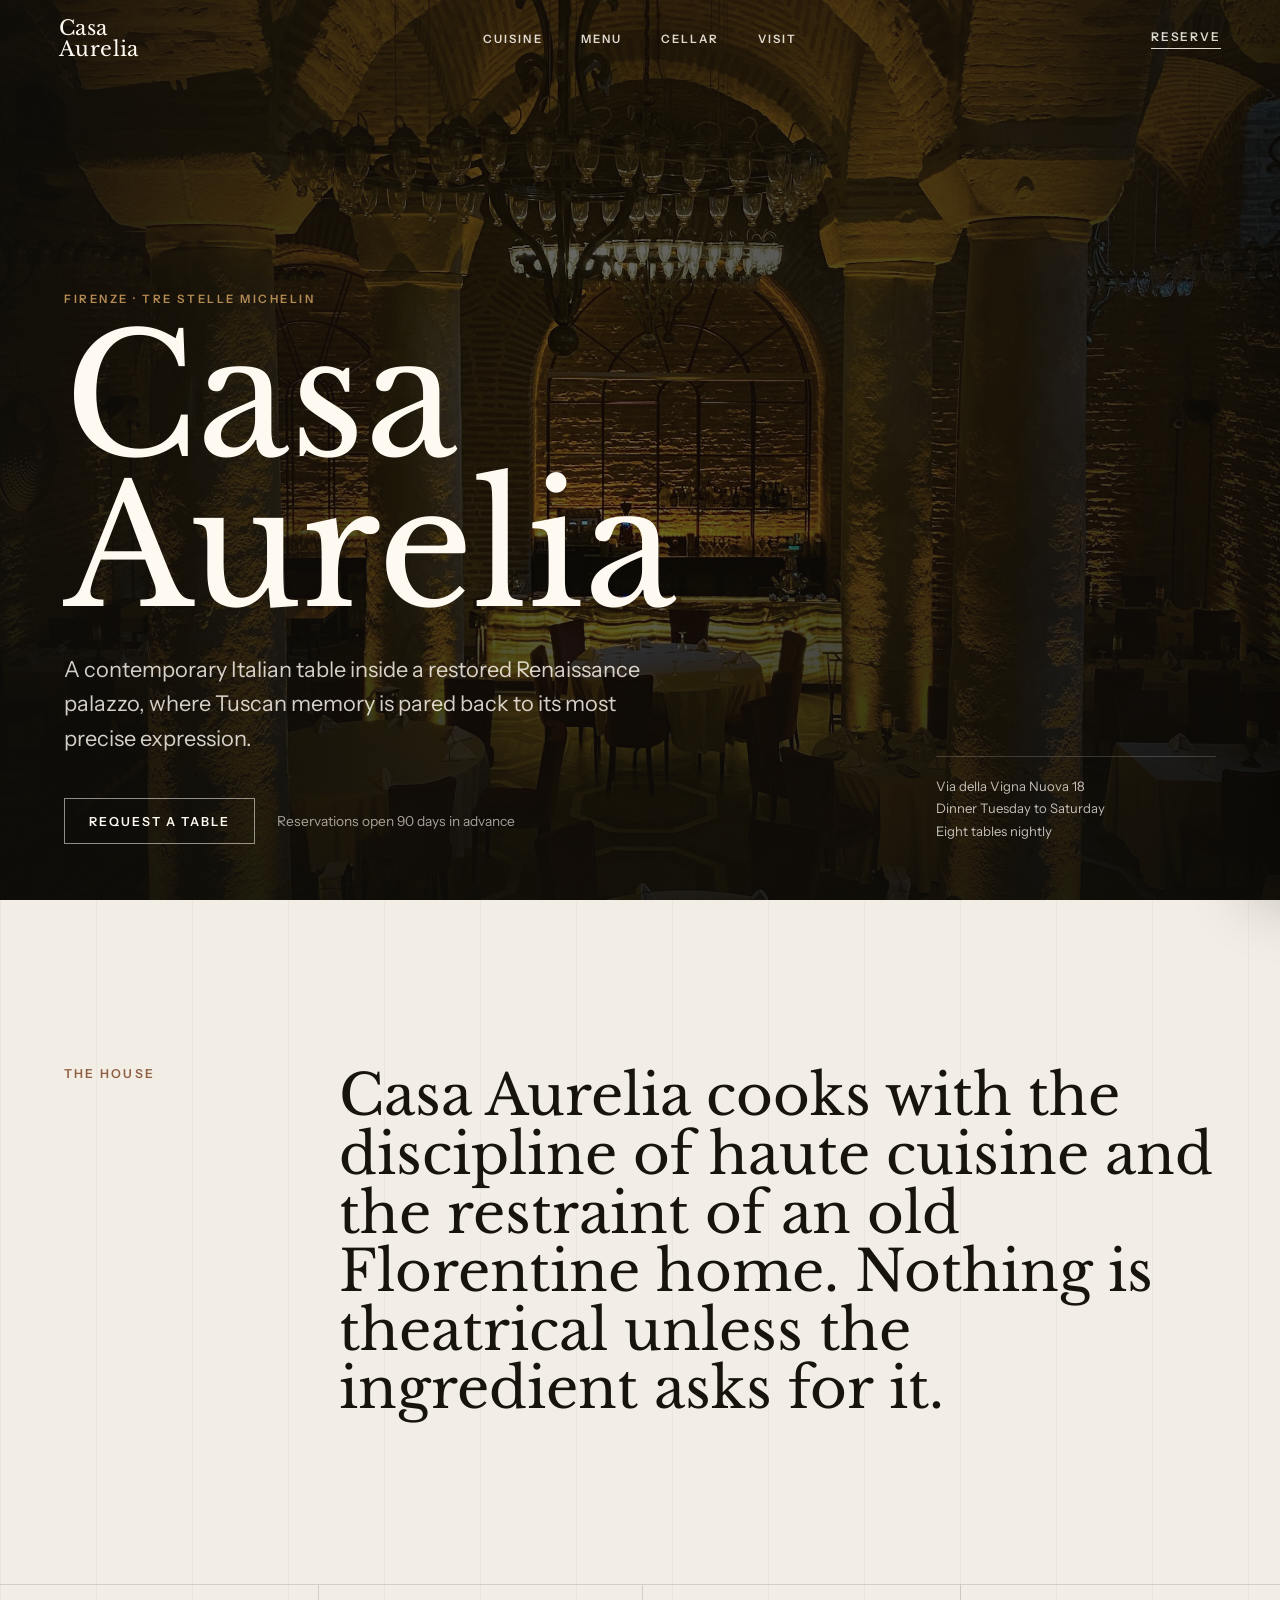
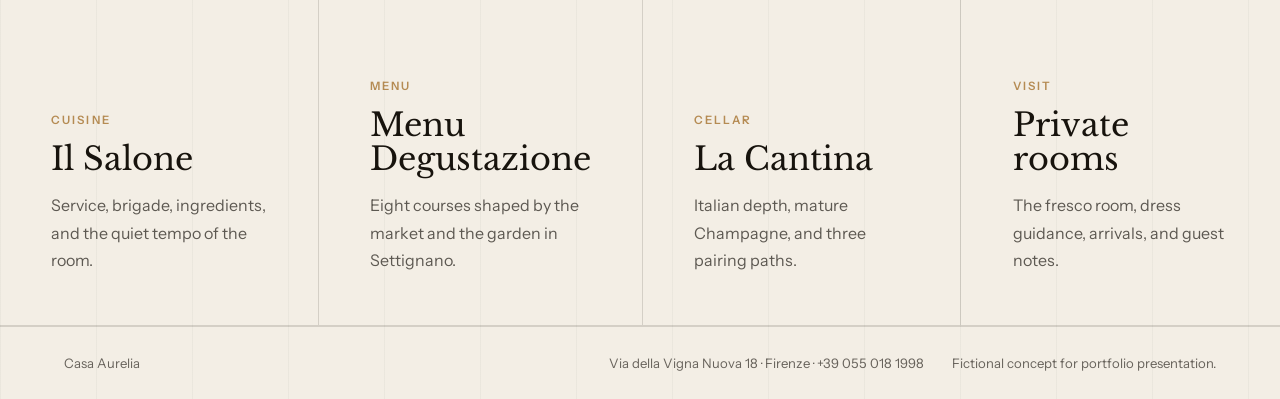
<file: index.html>
<!doctype html>
<html lang="en">
  <head>
    <meta charset="UTF-8" />
    <meta name="viewport" content="width=device-width, initial-scale=1.0" />
    <meta
      name="description"
      content="Casa Aurelia is a fictional three Michelin star Italian restaurant in Florence, built as a luxury hospitality website concept."
    />
    <title>Casa Aurelia | Tre Stelle Michelin, Firenze</title>
    <link rel="preconnect" href="https://fonts.googleapis.com" />
    <link rel="preconnect" href="https://fonts.gstatic.com" crossorigin />
    <link
      href="https://fonts.googleapis.com/css2?family=Instrument+Sans:wght@400;500;600&family=Libre+Baskerville:wght@400;700&display=swap"
      rel="stylesheet"
    />
    <link rel="stylesheet" href="./styles.css" />
  </head>
  <body>
    <header class="site-header" data-header>
      <a class="brand" href="./index.html" aria-label="Casa Aurelia home">
        <span>Casa</span>
        <span>Aurelia</span>
      </a>
      <nav aria-label="Primary navigation">
        <a href="./cuisine.html">Cuisine</a>
        <a href="./menu.html">Menu</a>
        <a href="./cellar.html">Cellar</a>
        <a href="./visit.html">Visit</a>
      </nav>
      <a class="header-reserve" href="./reservations.html">Reserve</a>
      <button
        class="menu-toggle"
        type="button"
        aria-controls="mobile-menu"
        aria-expanded="false"
      >
        <span>Menu</span>
        <i aria-hidden="true"></i>
      </button>
      <div class="mobile-menu" id="mobile-menu" hidden>
        <div class="mobile-menu-panel">
          <p class="kicker">Casa Aurelia</p>
          <a href="./index.html">Home</a>
          <a href="./cuisine.html">Cuisine</a>
          <a href="./menu.html">Menu</a>
          <a href="./cellar.html">Cellar</a>
          <a href="./visit.html">Visit</a>
          <a href="./reservations.html">Reservations</a>
        </div>
      </div>
    </header>

    <main>
      <section class="hero" aria-label="Casa Aurelia introduction">
        <div class="hero-media" aria-hidden="true">
          <img src="./assets/restaurant/dining-room.jpg" alt="" />
        </div>
        <div class="hero-copy">
          <p class="kicker">Firenze · Tre Stelle Michelin</p>
          <h1>Casa Aurelia</h1>
          <p>
            A contemporary Italian table inside a restored Renaissance palazzo,
            where Tuscan memory is pared back to its most precise expression.
          </p>
          <div class="hero-actions">
            <a href="./reservations.html">Request a table</a>
            <span>Reservations open 90 days in advance</span>
          </div>
        </div>
        <aside class="hero-note" aria-label="Restaurant details">
          <p>Via della Vigna Nuova 18</p>
          <p>Dinner Tuesday to Saturday</p>
          <p>Eight tables nightly</p>
        </aside>
      </section>

      <section class="intro">
        <div class="intro-label">The House</div>
        <p>
          Casa Aurelia cooks with the discipline of haute cuisine and the
          restraint of an old Florentine home. Nothing is theatrical unless the
          ingredient asks for it.
        </p>
      </section>

      <section class="home-index" aria-label="Explore Casa Aurelia">
        <a class="home-link reveal" href="./cuisine.html">
          <span>Cuisine</span>
          <strong>Il Salone</strong>
          <p>Service, brigade, ingredients, and the quiet tempo of the room.</p>
        </a>
        <a class="home-link reveal" href="./menu.html">
          <span>Menu</span>
          <strong>Menu Degustazione</strong>
          <p>Eight courses shaped by the market and the garden in Settignano.</p>
        </a>
        <a class="home-link reveal" href="./cellar.html">
          <span>Cellar</span>
          <strong>La Cantina</strong>
          <p>Italian depth, mature Champagne, and three pairing paths.</p>
        </a>
        <a class="home-link reveal" href="./visit.html">
          <span>Visit</span>
          <strong>Private rooms</strong>
          <p>The fresco room, dress guidance, arrivals, and guest notes.</p>
        </a>
      </section>
    </main>

    <footer>
      <p>Casa Aurelia</p>
      <p>Via della Vigna Nuova 18 · Firenze · +39 055 018 1998</p>
      <p>Fictional concept for portfolio presentation.</p>
    </footer>

    <script src="./script.js"></script>
  </body>
</html>
</file>
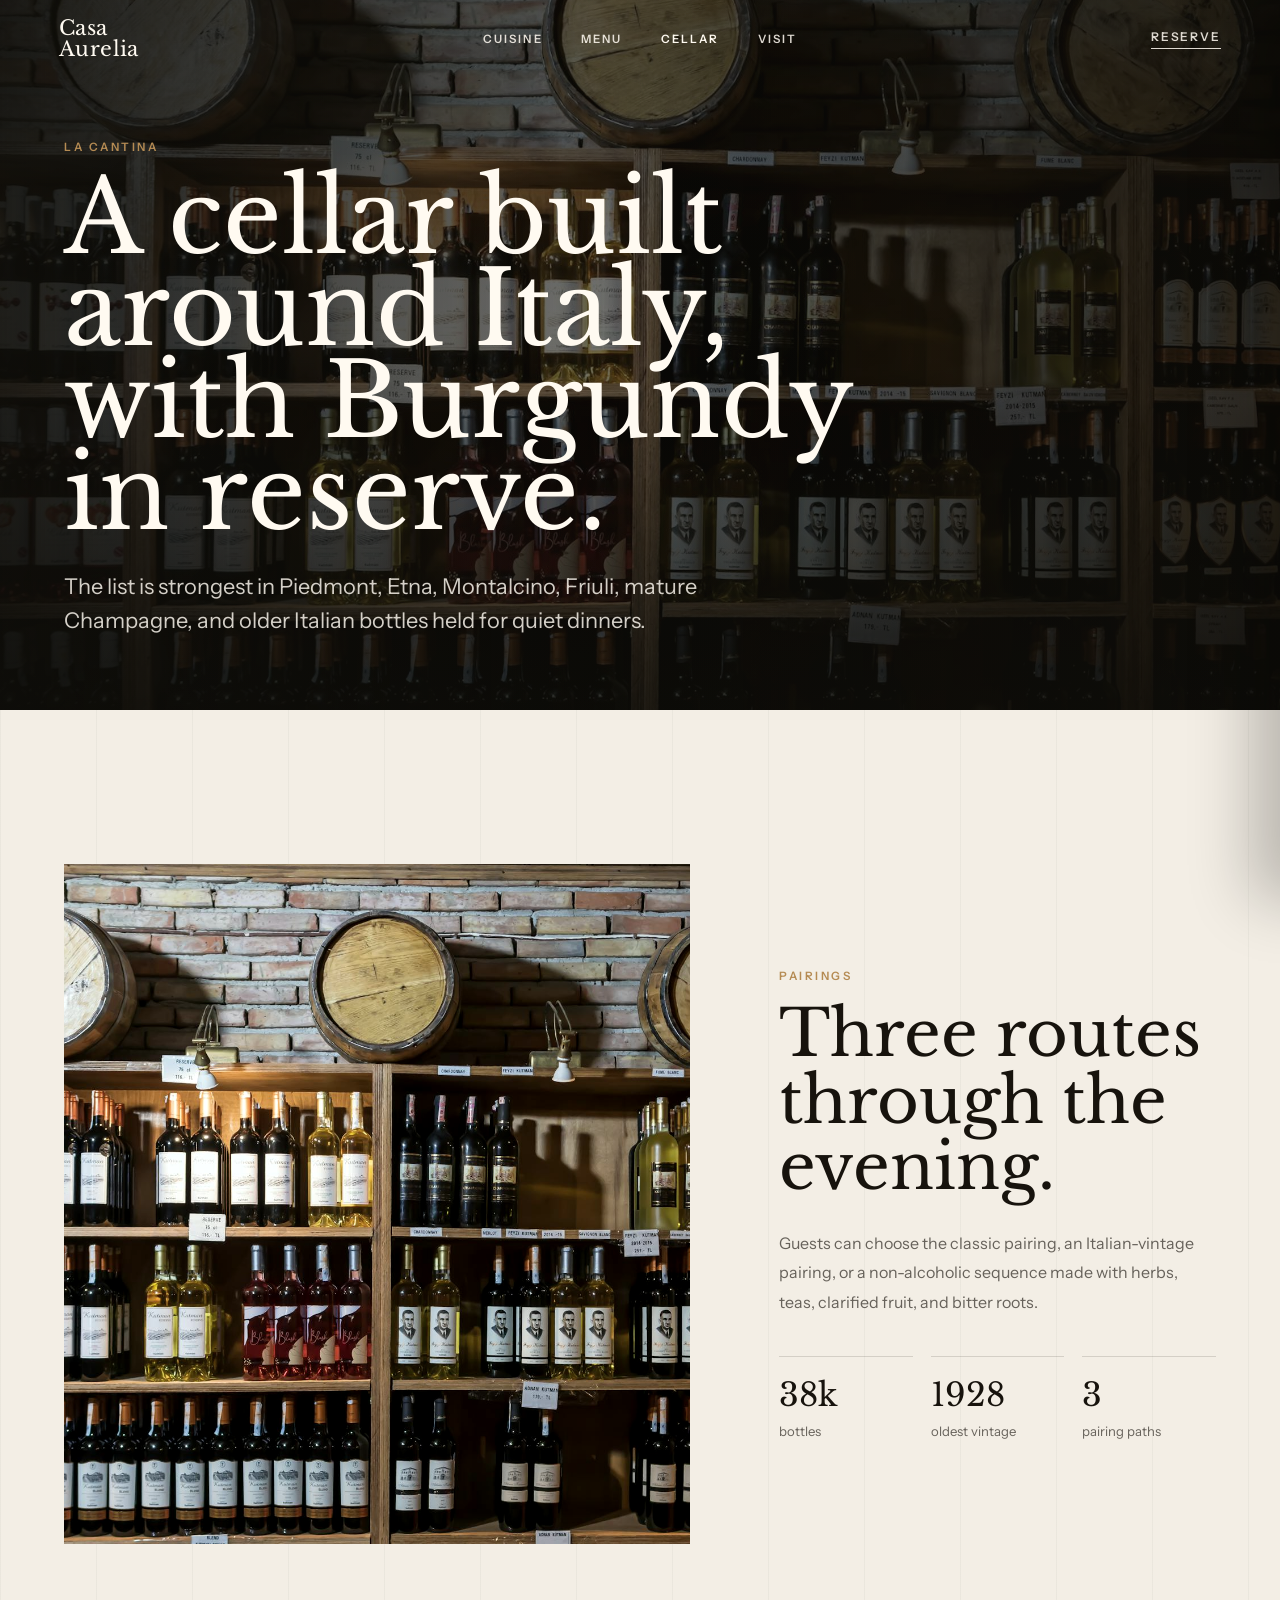
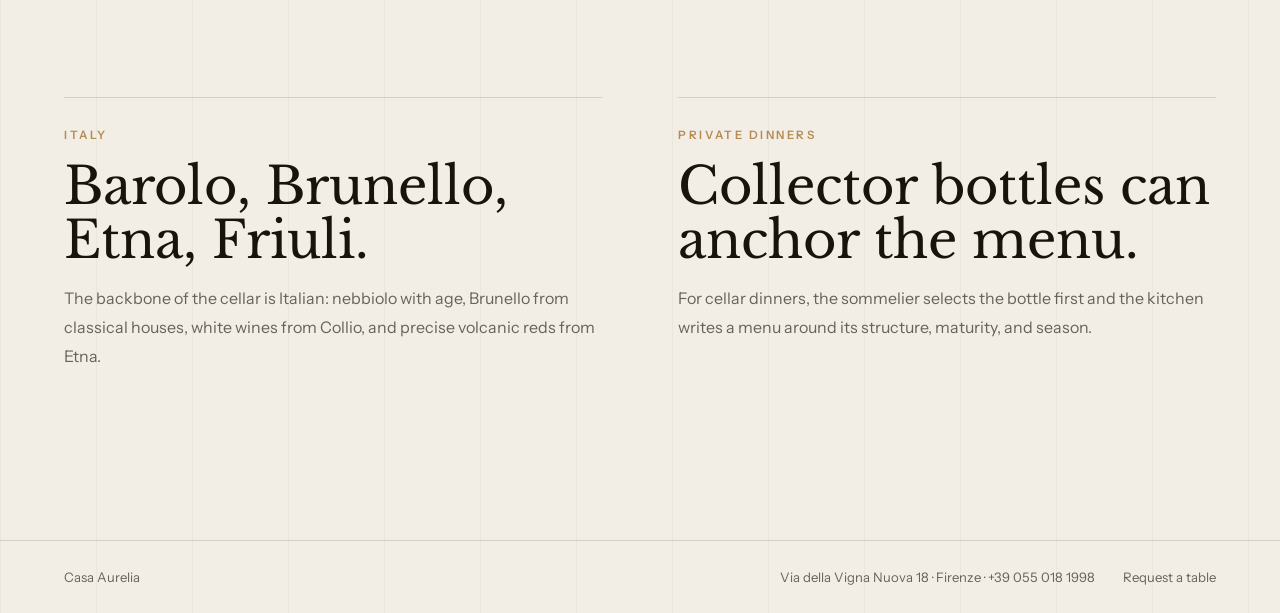
<file: cellar.html>
<!doctype html>
<html lang="en">
  <head>
    <meta charset="UTF-8" />
    <meta name="viewport" content="width=device-width, initial-scale=1.0" />
    <meta
      name="description"
      content="Casa Aurelia's wine cellar, Italian vintages, Champagne, Burgundy, and pairings."
    />
    <title>Cellar | Casa Aurelia</title>
    <link rel="preconnect" href="https://fonts.googleapis.com" />
    <link rel="preconnect" href="https://fonts.gstatic.com" crossorigin />
    <link
      href="https://fonts.googleapis.com/css2?family=Instrument+Sans:wght@400;500;600&family=Libre+Baskerville:wght@400;700&display=swap"
      rel="stylesheet"
    />
    <link rel="stylesheet" href="./styles.css" />
  </head>
  <body>
    <header class="site-header" data-header>
      <a class="brand" href="./index.html" aria-label="Casa Aurelia home">
        <span>Casa</span>
        <span>Aurelia</span>
      </a>
      <nav aria-label="Primary navigation">
        <a href="./cuisine.html">Cuisine</a>
        <a href="./menu.html">Menu</a>
        <a href="./cellar.html" aria-current="page">Cellar</a>
        <a href="./visit.html">Visit</a>
      </nav>
      <a class="header-reserve" href="./reservations.html">Reserve</a>
      <button
        class="menu-toggle"
        type="button"
        aria-controls="mobile-menu"
        aria-expanded="false"
      >
        <span>Menu</span>
        <i aria-hidden="true"></i>
      </button>
      <div class="mobile-menu" id="mobile-menu" hidden>
        <div class="mobile-menu-panel">
          <p class="kicker">Casa Aurelia</p>
          <a href="./index.html">Home</a>
          <a href="./cuisine.html">Cuisine</a>
          <a href="./menu.html">Menu</a>
          <a href="./cellar.html" aria-current="page">Cellar</a>
          <a href="./visit.html">Visit</a>
          <a href="./reservations.html">Reservations</a>
        </div>
      </div>
    </header>

    <main>
      <section class="page-hero dark-hero">
        <div class="hero-media" aria-hidden="true">
          <img src="./assets/restaurant/wine-cellar.jpg" alt="" />
        </div>
        <div class="hero-copy">
          <p class="kicker">La Cantina</p>
          <h1>A cellar built around Italy, with Burgundy in reserve.</h1>
          <p>
            The list is strongest in Piedmont, Etna, Montalcino, Friuli, mature
            Champagne, and older Italian bottles held for quiet dinners.
          </p>
        </div>
      </section>

      <section class="cellar page-section">
        <div class="cellar-media reveal">
          <img src="./assets/restaurant/wine-cellar.jpg" alt="Casa Aurelia wine cellar" />
        </div>
        <div class="cellar-copy reveal">
          <p class="kicker">Pairings</p>
          <h2>Three routes through the evening.</h2>
          <p>
            Guests can choose the classic pairing, an Italian-vintage pairing,
            or a non-alcoholic sequence made with herbs, teas, clarified fruit,
            and bitter roots.
          </p>
          <div class="cellar-stats">
            <span><strong>38k</strong> bottles</span>
            <span><strong>1928</strong> oldest vintage</span>
            <span><strong>3</strong> pairing paths</span>
          </div>
        </div>
      </section>

      <section class="text-columns">
        <article class="reveal">
          <p class="kicker">Italy</p>
          <h2>Barolo, Brunello, Etna, Friuli.</h2>
          <p>
            The backbone of the cellar is Italian: nebbiolo with age, Brunello
            from classical houses, white wines from Collio, and precise volcanic
            reds from Etna.
          </p>
        </article>
        <article class="reveal">
          <p class="kicker">Private dinners</p>
          <h2>Collector bottles can anchor the menu.</h2>
          <p>
            For cellar dinners, the sommelier selects the bottle first and the
            kitchen writes a menu around its structure, maturity, and season.
          </p>
        </article>
      </section>
    </main>

    <footer>
      <p>Casa Aurelia</p>
      <p>Via della Vigna Nuova 18 · Firenze · +39 055 018 1998</p>
      <p><a href="./reservations.html">Request a table</a></p>
    </footer>

    <script src="./script.js"></script>
  </body>
</html>
</file>
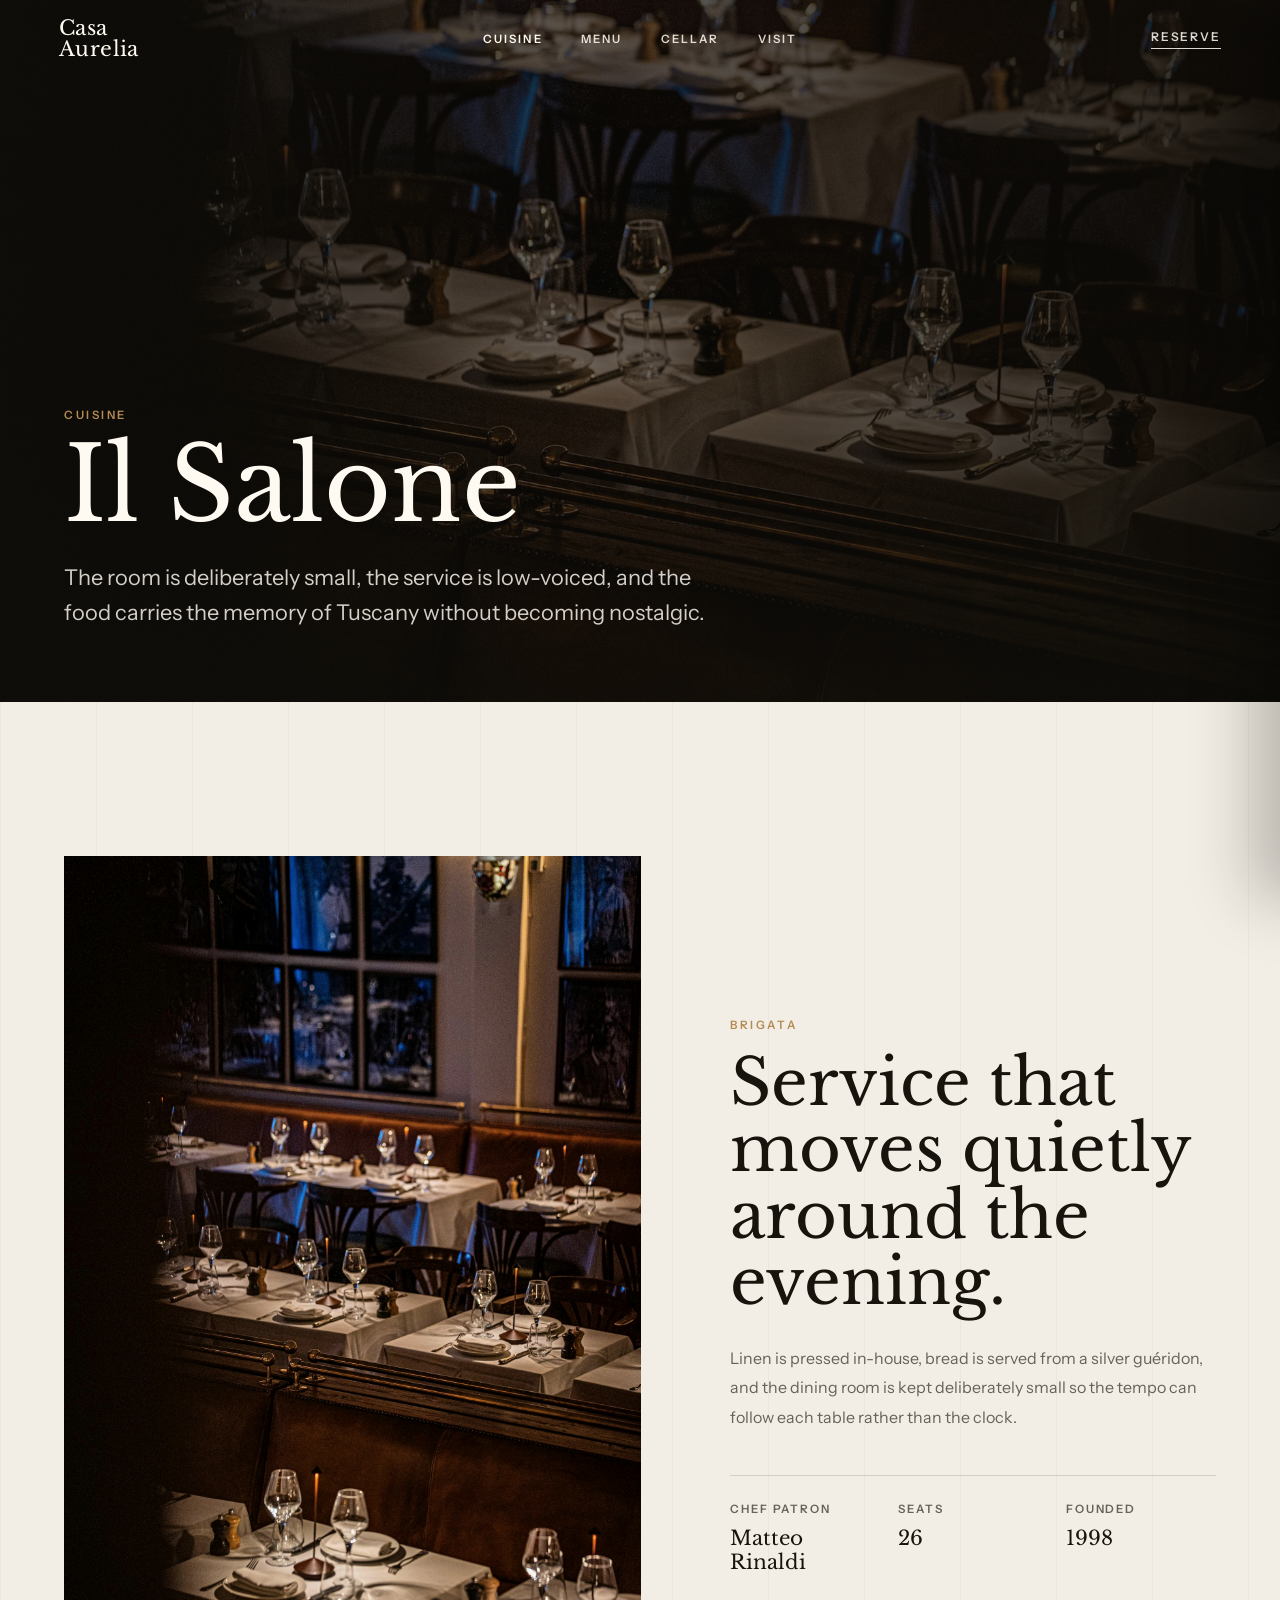
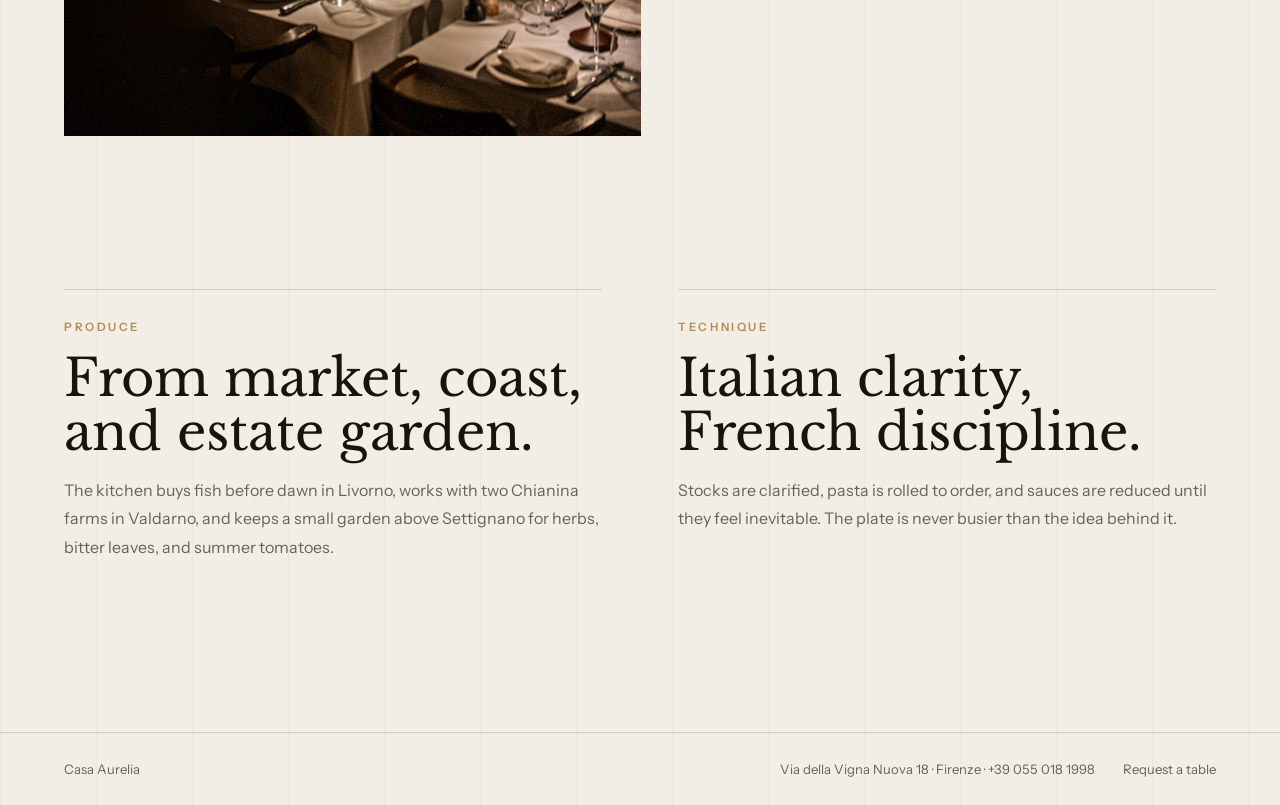
<file: cuisine.html>
<!doctype html>
<html lang="en">
  <head>
    <meta charset="UTF-8" />
    <meta name="viewport" content="width=device-width, initial-scale=1.0" />
    <meta
      name="description"
      content="Explore the cuisine, room, and brigade behind Casa Aurelia in Florence."
    />
    <title>Cuisine | Casa Aurelia</title>
    <link rel="preconnect" href="https://fonts.googleapis.com" />
    <link rel="preconnect" href="https://fonts.gstatic.com" crossorigin />
    <link
      href="https://fonts.googleapis.com/css2?family=Instrument+Sans:wght@400;500;600&family=Libre+Baskerville:wght@400;700&display=swap"
      rel="stylesheet"
    />
    <link rel="stylesheet" href="./styles.css" />
  </head>
  <body>
    <header class="site-header" data-header>
      <a class="brand" href="./index.html" aria-label="Casa Aurelia home">
        <span>Casa</span>
        <span>Aurelia</span>
      </a>
      <nav aria-label="Primary navigation">
        <a href="./cuisine.html" aria-current="page">Cuisine</a>
        <a href="./menu.html">Menu</a>
        <a href="./cellar.html">Cellar</a>
        <a href="./visit.html">Visit</a>
      </nav>
      <a class="header-reserve" href="./reservations.html">Reserve</a>
      <button
        class="menu-toggle"
        type="button"
        aria-controls="mobile-menu"
        aria-expanded="false"
      >
        <span>Menu</span>
        <i aria-hidden="true"></i>
      </button>
      <div class="mobile-menu" id="mobile-menu" hidden>
        <div class="mobile-menu-panel">
          <p class="kicker">Casa Aurelia</p>
          <a href="./index.html">Home</a>
          <a href="./cuisine.html" aria-current="page">Cuisine</a>
          <a href="./menu.html">Menu</a>
          <a href="./cellar.html">Cellar</a>
          <a href="./visit.html">Visit</a>
          <a href="./reservations.html">Reservations</a>
        </div>
      </div>
    </header>

    <main>
      <section class="page-hero dark-hero">
        <div class="hero-media" aria-hidden="true">
          <img src="./assets/restaurant/candle-service.jpg" alt="" />
        </div>
        <div class="hero-copy">
          <p class="kicker">Cuisine</p>
          <h1>Il Salone</h1>
          <p>
            The room is deliberately small, the service is low-voiced, and the
            food carries the memory of Tuscany without becoming nostalgic.
          </p>
        </div>
      </section>

      <section class="editorial page-section">
        <div class="portrait-image reveal">
          <img
            src="./assets/restaurant/candle-service.jpg"
            alt="An intimate candlelit dining room at Casa Aurelia"
          />
        </div>
        <div class="editorial-copy reveal">
          <p class="kicker">Brigata</p>
          <h2>Service that moves quietly around the evening.</h2>
          <p>
            Linen is pressed in-house, bread is served from a silver guéridon,
            and the dining room is kept deliberately small so the tempo can
            follow each table rather than the clock.
          </p>
          <dl>
            <div>
              <dt>Chef patron</dt>
              <dd>Matteo Rinaldi</dd>
            </div>
            <div>
              <dt>Seats</dt>
              <dd>26</dd>
            </div>
            <div>
              <dt>Founded</dt>
              <dd>1998</dd>
            </div>
          </dl>
        </div>
      </section>

      <section class="text-columns">
        <article class="reveal">
          <p class="kicker">Produce</p>
          <h2>From market, coast, and estate garden.</h2>
          <p>
            The kitchen buys fish before dawn in Livorno, works with two
            Chianina farms in Valdarno, and keeps a small garden above
            Settignano for herbs, bitter leaves, and summer tomatoes.
          </p>
        </article>
        <article class="reveal">
          <p class="kicker">Technique</p>
          <h2>Italian clarity, French discipline.</h2>
          <p>
            Stocks are clarified, pasta is rolled to order, and sauces are
            reduced until they feel inevitable. The plate is never busier than
            the idea behind it.
          </p>
        </article>
      </section>
    </main>

    <footer>
      <p>Casa Aurelia</p>
      <p>Via della Vigna Nuova 18 · Firenze · +39 055 018 1998</p>
      <p><a href="./reservations.html">Request a table</a></p>
    </footer>

    <script src="./script.js"></script>
  </body>
</html>
</file>
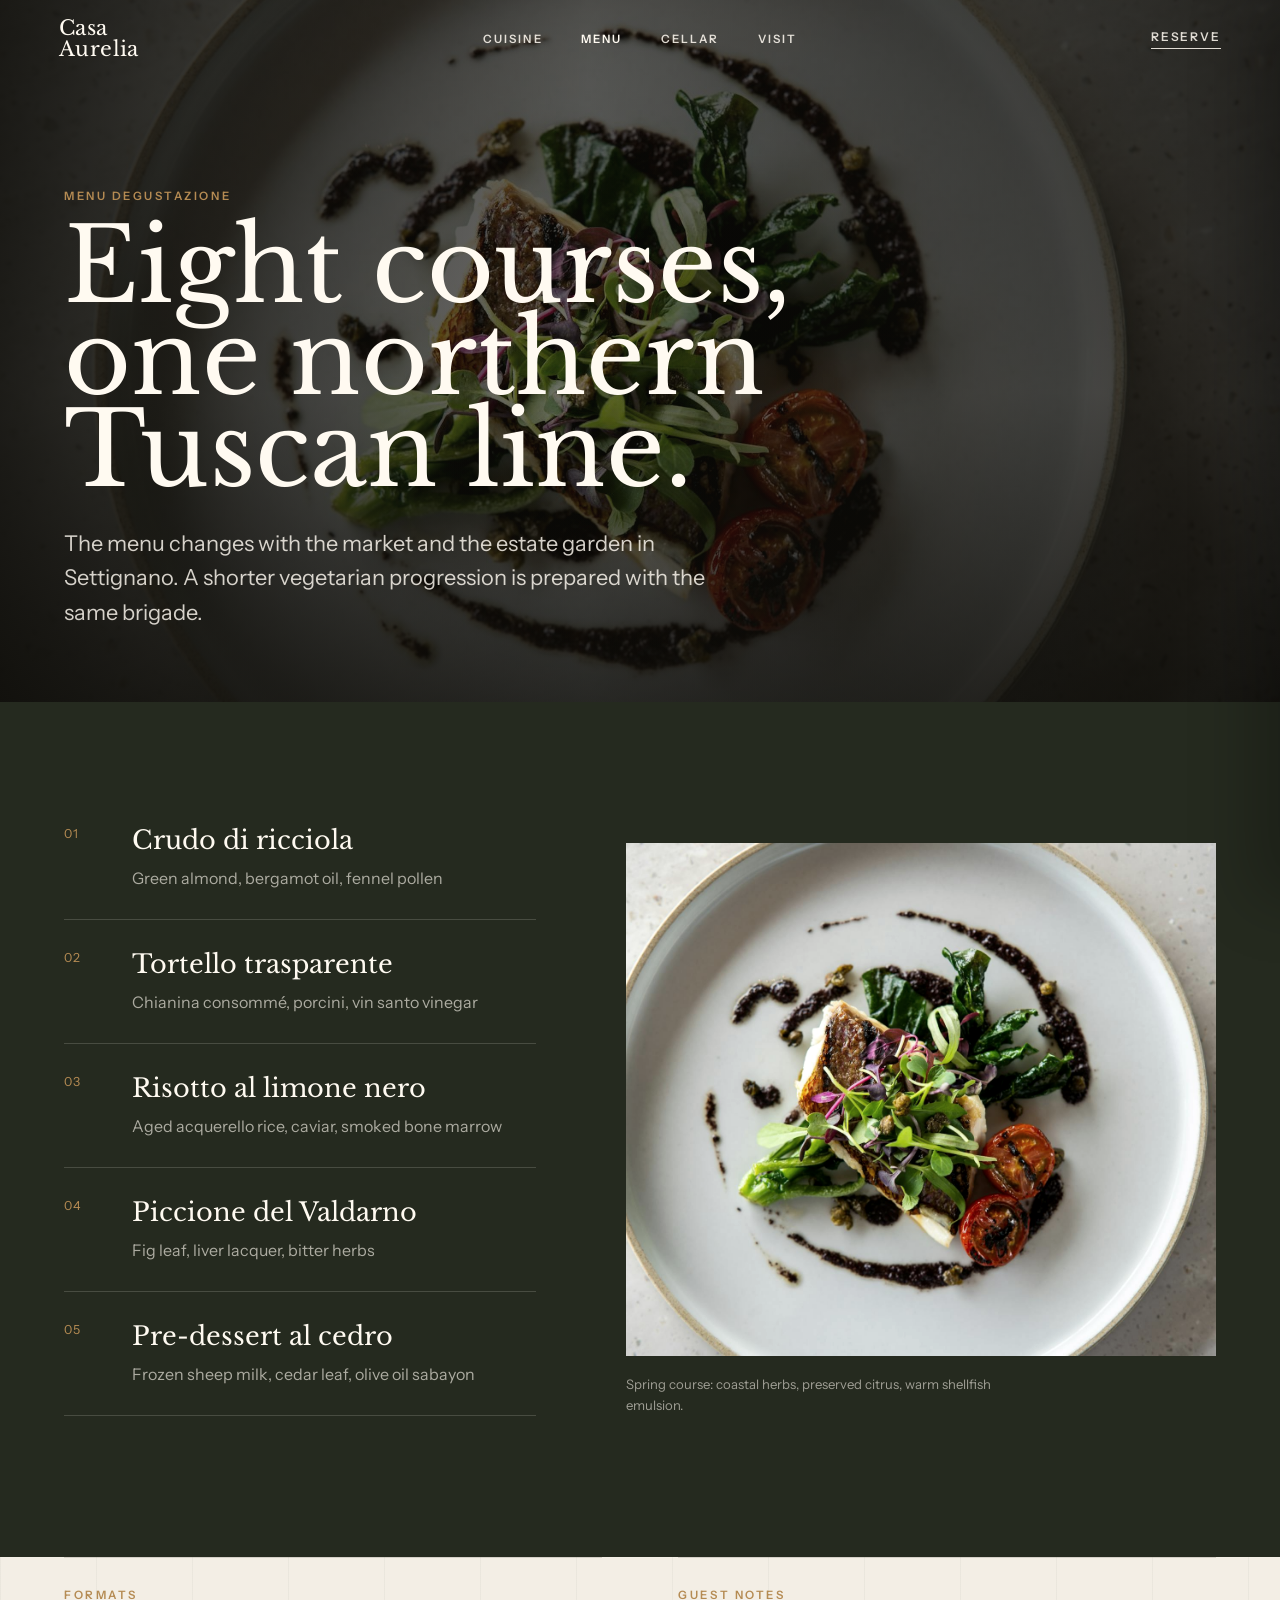
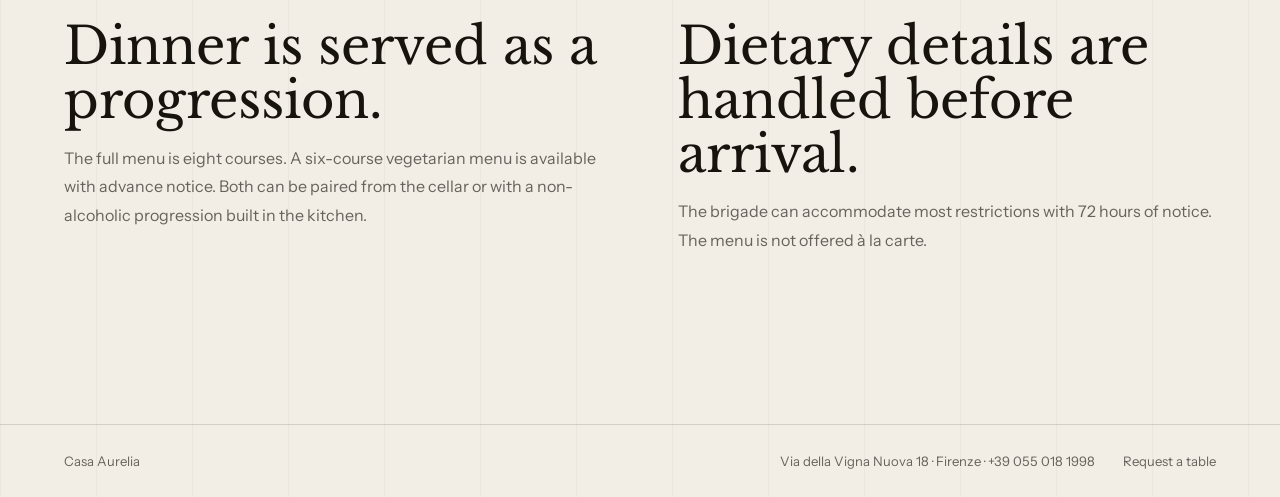
<file: menu.html>
<!doctype html>
<html lang="en">
  <head>
    <meta charset="UTF-8" />
    <meta name="viewport" content="width=device-width, initial-scale=1.0" />
    <meta
      name="description"
      content="Casa Aurelia's tasting menu, seasonal courses, and dining notes."
    />
    <title>Menu Degustazione | Casa Aurelia</title>
    <link rel="preconnect" href="https://fonts.googleapis.com" />
    <link rel="preconnect" href="https://fonts.gstatic.com" crossorigin />
    <link
      href="https://fonts.googleapis.com/css2?family=Instrument+Sans:wght@400;500;600&family=Libre+Baskerville:wght@400;700&display=swap"
      rel="stylesheet"
    />
    <link rel="stylesheet" href="./styles.css" />
  </head>
  <body>
    <header class="site-header" data-header>
      <a class="brand" href="./index.html" aria-label="Casa Aurelia home">
        <span>Casa</span>
        <span>Aurelia</span>
      </a>
      <nav aria-label="Primary navigation">
        <a href="./cuisine.html">Cuisine</a>
        <a href="./menu.html" aria-current="page">Menu</a>
        <a href="./cellar.html">Cellar</a>
        <a href="./visit.html">Visit</a>
      </nav>
      <a class="header-reserve" href="./reservations.html">Reserve</a>
      <button
        class="menu-toggle"
        type="button"
        aria-controls="mobile-menu"
        aria-expanded="false"
      >
        <span>Menu</span>
        <i aria-hidden="true"></i>
      </button>
      <div class="mobile-menu" id="mobile-menu" hidden>
        <div class="mobile-menu-panel">
          <p class="kicker">Casa Aurelia</p>
          <a href="./index.html">Home</a>
          <a href="./cuisine.html">Cuisine</a>
          <a href="./menu.html" aria-current="page">Menu</a>
          <a href="./cellar.html">Cellar</a>
          <a href="./visit.html">Visit</a>
          <a href="./reservations.html">Reservations</a>
        </div>
      </div>
    </header>

    <main>
      <section class="page-hero dark-hero">
        <div class="hero-media" aria-hidden="true">
          <img src="./assets/restaurant/plated-dish.jpg" alt="" />
        </div>
        <div class="hero-copy">
          <p class="kicker">Menu Degustazione</p>
          <h1>Eight courses, one northern Tuscan line.</h1>
          <p>
            The menu changes with the market and the estate garden in
            Settignano. A shorter vegetarian progression is prepared with the
            same brigade.
          </p>
        </div>
      </section>

      <section class="menu-section menu-page">
        <div class="menu-grid">
          <article class="menu-list reveal">
            <div>
              <span>01</span>
              <h3>Crudo di ricciola</h3>
              <p>Green almond, bergamot oil, fennel pollen</p>
            </div>
            <div>
              <span>02</span>
              <h3>Tortello trasparente</h3>
              <p>Chianina consommé, porcini, vin santo vinegar</p>
            </div>
            <div>
              <span>03</span>
              <h3>Risotto al limone nero</h3>
              <p>Aged acquerello rice, caviar, smoked bone marrow</p>
            </div>
            <div>
              <span>04</span>
              <h3>Piccione del Valdarno</h3>
              <p>Fig leaf, liver lacquer, bitter herbs</p>
            </div>
            <div>
              <span>05</span>
              <h3>Pre-dessert al cedro</h3>
              <p>Frozen sheep milk, cedar leaf, olive oil sabayon</p>
            </div>
          </article>
          <figure class="dish-image reveal">
            <img
              src="./assets/restaurant/plated-dish.jpg"
              alt="A precisely plated tasting menu dish"
            />
            <figcaption>
              Spring course: coastal herbs, preserved citrus, warm shellfish emulsion.
            </figcaption>
          </figure>
        </div>
      </section>

      <section class="text-columns">
        <article class="reveal">
          <p class="kicker">Formats</p>
          <h2>Dinner is served as a progression.</h2>
          <p>
            The full menu is eight courses. A six-course vegetarian menu is
            available with advance notice. Both can be paired from the cellar or
            with a non-alcoholic progression built in the kitchen.
          </p>
        </article>
        <article class="reveal">
          <p class="kicker">Guest notes</p>
          <h2>Dietary details are handled before arrival.</h2>
          <p>
            The brigade can accommodate most restrictions with 72 hours of
            notice. The menu is not offered à la carte.
          </p>
        </article>
      </section>
    </main>

    <footer>
      <p>Casa Aurelia</p>
      <p>Via della Vigna Nuova 18 · Firenze · +39 055 018 1998</p>
      <p><a href="./reservations.html">Request a table</a></p>
    </footer>

    <script src="./script.js"></script>
  </body>
</html>
</file>
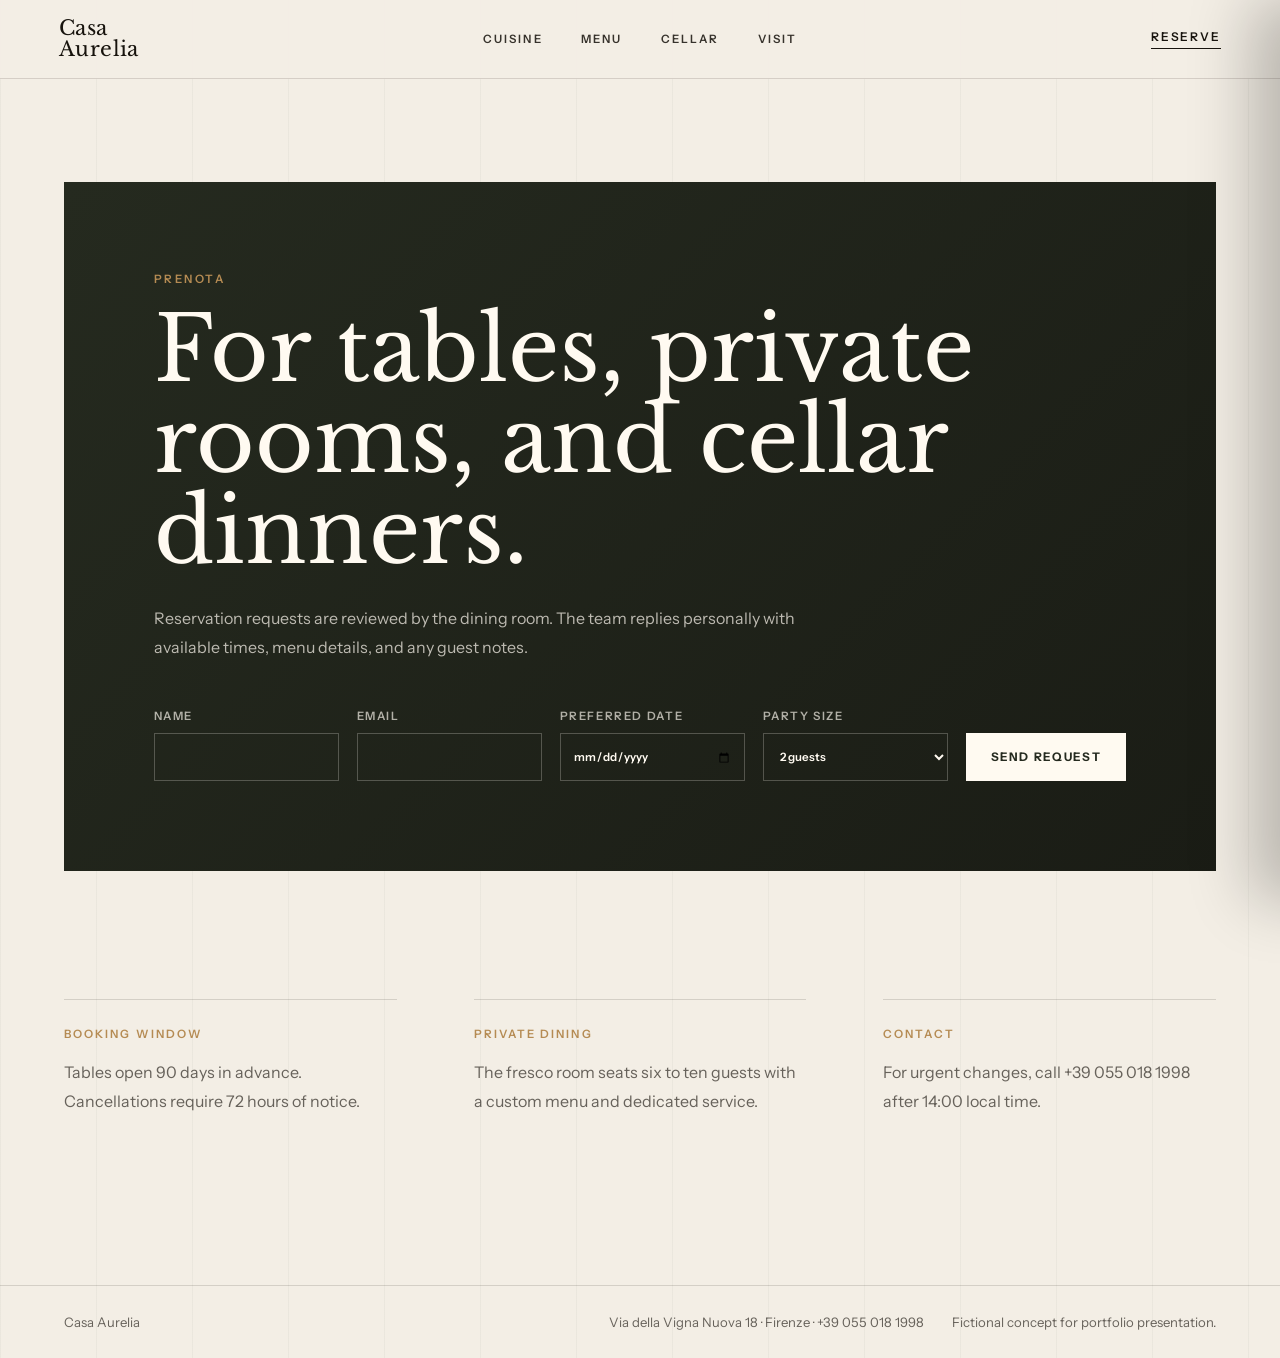
<file: reservations.html>
<!doctype html>
<html lang="en">
  <head>
    <meta charset="UTF-8" />
    <meta name="viewport" content="width=device-width, initial-scale=1.0" />
    <meta
      name="description"
      content="Request a table, private room, or cellar dinner at Casa Aurelia in Florence."
    />
    <title>Reservations | Casa Aurelia</title>
    <link rel="preconnect" href="https://fonts.googleapis.com" />
    <link rel="preconnect" href="https://fonts.gstatic.com" crossorigin />
    <link
      href="https://fonts.googleapis.com/css2?family=Instrument+Sans:wght@400;500;600&family=Libre+Baskerville:wght@400;700&display=swap"
      rel="stylesheet"
    />
    <link rel="stylesheet" href="./styles.css" />
  </head>
  <body>
    <header class="site-header site-header-light" data-header>
      <a class="brand" href="./index.html" aria-label="Casa Aurelia home">
        <span>Casa</span>
        <span>Aurelia</span>
      </a>
      <nav aria-label="Primary navigation">
        <a href="./cuisine.html">Cuisine</a>
        <a href="./menu.html">Menu</a>
        <a href="./cellar.html">Cellar</a>
        <a href="./visit.html">Visit</a>
      </nav>
      <a class="header-reserve" href="./reservations.html" aria-current="page">Reserve</a>
      <button
        class="menu-toggle"
        type="button"
        aria-controls="mobile-menu"
        aria-expanded="false"
      >
        <span>Menu</span>
        <i aria-hidden="true"></i>
      </button>
      <div class="mobile-menu" id="mobile-menu" hidden>
        <div class="mobile-menu-panel">
          <p class="kicker">Casa Aurelia</p>
          <a href="./index.html">Home</a>
          <a href="./cuisine.html">Cuisine</a>
          <a href="./menu.html">Menu</a>
          <a href="./cellar.html">Cellar</a>
          <a href="./visit.html">Visit</a>
          <a href="./reservations.html" aria-current="page">Reservations</a>
        </div>
      </div>
    </header>

    <main class="reservation-page">
      <section class="reserve standalone-reserve">
        <p class="kicker">Prenota</p>
        <h1>For tables, private rooms, and cellar dinners.</h1>
        <p>
          Reservation requests are reviewed by the dining room. The team replies
          personally with available times, menu details, and any guest notes.
        </p>
        <form class="reservation-form" aria-label="Reservation request form">
          <label>
            Name
            <input type="text" name="name" autocomplete="name" />
          </label>
          <label>
            Email
            <input type="email" name="email" autocomplete="email" />
          </label>
          <label>
            Preferred date
            <input type="date" name="date" />
          </label>
          <label>
            Party size
            <select name="party">
              <option>2 guests</option>
              <option>3 guests</option>
              <option>4 guests</option>
              <option>5 guests</option>
              <option>6+ guests</option>
            </select>
          </label>
          <button type="submit">Send request</button>
        </form>
      </section>

      <section class="info-grid reservation-notes">
        <article>
          <span>Booking window</span>
          <p>Tables open 90 days in advance. Cancellations require 72 hours of notice.</p>
        </article>
        <article>
          <span>Private dining</span>
          <p>The fresco room seats six to ten guests with a custom menu and dedicated service.</p>
        </article>
        <article>
          <span>Contact</span>
          <p>For urgent changes, call +39 055 018 1998 after 14:00 local time.</p>
        </article>
      </section>
    </main>

    <footer>
      <p>Casa Aurelia</p>
      <p>Via della Vigna Nuova 18 · Firenze · +39 055 018 1998</p>
      <p>Fictional concept for portfolio presentation.</p>
    </footer>

    <script src="./script.js"></script>
  </body>
</html>
</file>
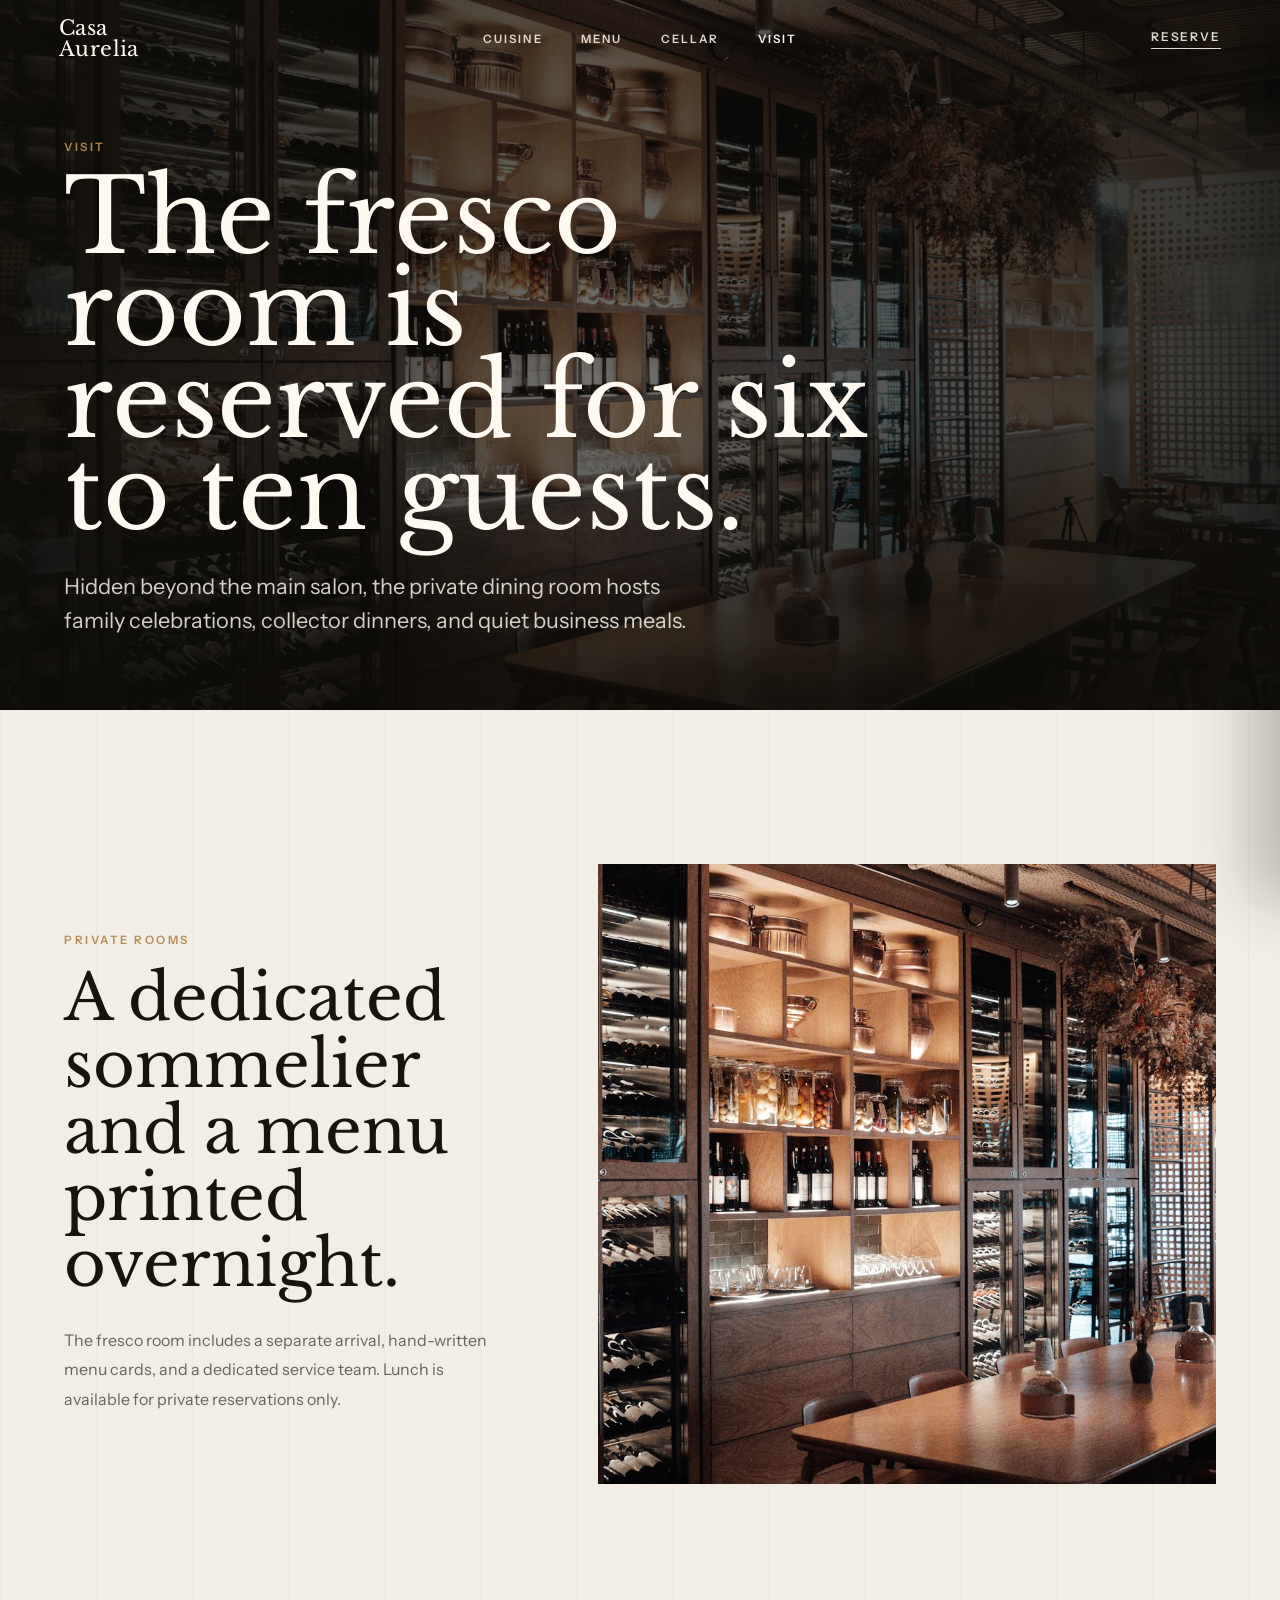
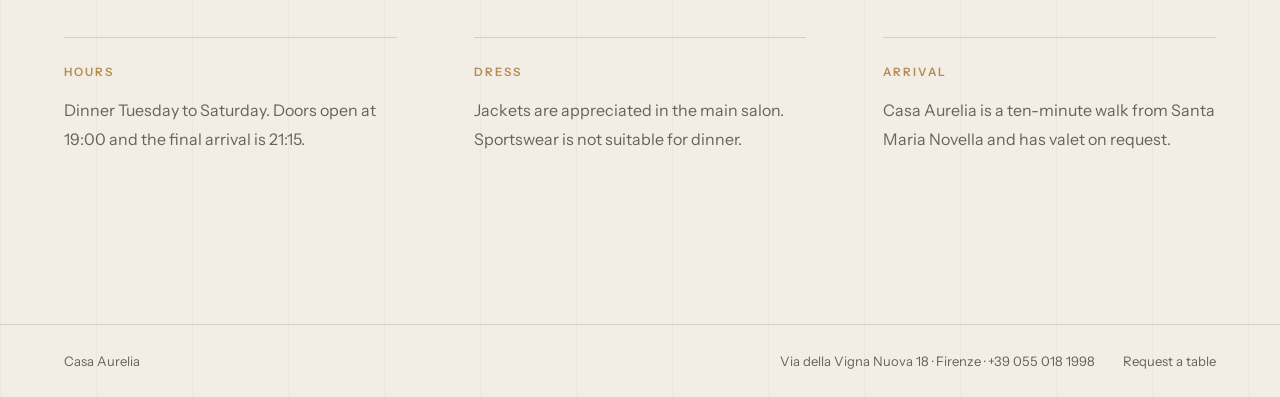
<file: visit.html>
<!doctype html>
<html lang="en">
  <head>
    <meta charset="UTF-8" />
    <meta name="viewport" content="width=device-width, initial-scale=1.0" />
    <meta
      name="description"
      content="Plan a visit to Casa Aurelia, including private rooms, hours, and guest information."
    />
    <title>Visit | Casa Aurelia</title>
    <link rel="preconnect" href="https://fonts.googleapis.com" />
    <link rel="preconnect" href="https://fonts.gstatic.com" crossorigin />
    <link
      href="https://fonts.googleapis.com/css2?family=Instrument+Sans:wght@400;500;600&family=Libre+Baskerville:wght@400;700&display=swap"
      rel="stylesheet"
    />
    <link rel="stylesheet" href="./styles.css" />
  </head>
  <body>
    <header class="site-header" data-header>
      <a class="brand" href="./index.html" aria-label="Casa Aurelia home">
        <span>Casa</span>
        <span>Aurelia</span>
      </a>
      <nav aria-label="Primary navigation">
        <a href="./cuisine.html">Cuisine</a>
        <a href="./menu.html">Menu</a>
        <a href="./cellar.html">Cellar</a>
        <a href="./visit.html" aria-current="page">Visit</a>
      </nav>
      <a class="header-reserve" href="./reservations.html">Reserve</a>
      <button
        class="menu-toggle"
        type="button"
        aria-controls="mobile-menu"
        aria-expanded="false"
      >
        <span>Menu</span>
        <i aria-hidden="true"></i>
      </button>
      <div class="mobile-menu" id="mobile-menu" hidden>
        <div class="mobile-menu-panel">
          <p class="kicker">Casa Aurelia</p>
          <a href="./index.html">Home</a>
          <a href="./cuisine.html">Cuisine</a>
          <a href="./menu.html">Menu</a>
          <a href="./cellar.html">Cellar</a>
          <a href="./visit.html" aria-current="page">Visit</a>
          <a href="./reservations.html">Reservations</a>
        </div>
      </div>
    </header>

    <main>
      <section class="page-hero dark-hero">
        <div class="hero-media" aria-hidden="true">
          <img src="./assets/restaurant/salon.jpg" alt="" />
        </div>
        <div class="hero-copy">
          <p class="kicker">Visit</p>
          <h1>The fresco room is reserved for six to ten guests.</h1>
          <p>
            Hidden beyond the main salon, the private dining room hosts family
            celebrations, collector dinners, and quiet business meals.
          </p>
        </div>
      </section>

      <section class="visit page-section">
        <div class="visit-copy reveal">
          <p class="kicker">Private Rooms</p>
          <h2>A dedicated sommelier and a menu printed overnight.</h2>
          <p>
            The fresco room includes a separate arrival, hand-written menu
            cards, and a dedicated service team. Lunch is available for private
            reservations only.
          </p>
        </div>
        <div class="visit-image reveal">
          <img
            src="./assets/restaurant/salon.jpg"
            alt="Elegant private dining salon with warm lighting"
          />
        </div>
      </section>

      <section class="info-grid">
        <article class="reveal">
          <span>Hours</span>
          <p>Dinner Tuesday to Saturday. Doors open at 19:00 and the final arrival is 21:15.</p>
        </article>
        <article class="reveal">
          <span>Dress</span>
          <p>Jackets are appreciated in the main salon. Sportswear is not suitable for dinner.</p>
        </article>
        <article class="reveal">
          <span>Arrival</span>
          <p>Casa Aurelia is a ten-minute walk from Santa Maria Novella and has valet on request.</p>
        </article>
      </section>
    </main>

    <footer>
      <p>Casa Aurelia</p>
      <p>Via della Vigna Nuova 18 · Firenze · +39 055 018 1998</p>
      <p><a href="./reservations.html">Request a table</a></p>
    </footer>

    <script src="./script.js"></script>
  </body>
</html>
</file>
<file: styles.css>
:root {
  --paper: #f3eee5;
  --porcelain: #fffaf1;
  --ink: #17130d;
  --olive: #252a1f;
  --olive-soft: #343b2b;
  --clay: #8e5f43;
  --brass: #b58b53;
  --muted: rgba(23, 19, 13, 0.64);
  --line: rgba(23, 19, 13, 0.14);
  --light-line: rgba(255, 250, 241, 0.18);
  font-family: "Instrument Sans", system-ui, -apple-system, BlinkMacSystemFont, "Segoe UI", sans-serif;
}

* {
  box-sizing: border-box;
}

html {
  scroll-behavior: smooth;
  background: var(--paper);
}

body {
  margin: 0;
  color: var(--ink);
  background:
    linear-gradient(90deg, rgba(23, 19, 13, 0.035) 1px, transparent 1px) 0 0 / 96px 96px,
    var(--paper);
  overflow-x: hidden;
}

body.menu-open {
  overflow: hidden;
}

body::selection {
  color: var(--porcelain);
  background: var(--olive);
}

img {
  display: block;
  max-width: 100%;
}

a {
  color: inherit;
  text-decoration: none;
}

section {
  scroll-margin-top: 94px;
}

.site-header {
  position: fixed;
  inset: 0 0 auto;
  z-index: 20;
  display: grid;
  grid-template-columns: 1fr auto 1fr;
  align-items: center;
  gap: 28px;
  min-height: 78px;
  padding: 18px clamp(20px, 4.6vw, 70px);
  color: var(--porcelain);
  transition: background 260ms ease, color 260ms ease, border-color 260ms ease;
}

.site-header.is-scrolled {
  color: var(--ink);
  background: rgba(243, 238, 229, 0.88);
  border-bottom: 1px solid var(--line);
  backdrop-filter: blur(22px);
}

.brand {
  justify-self: start;
  display: grid;
  gap: 0;
  font-family: "Libre Baskerville", Georgia, serif;
  font-size: clamp(1.05rem, 1.6vw, 1.45rem);
  line-height: 1.02;
  letter-spacing: 0.02em;
}

nav {
  display: flex;
  align-items: center;
  justify-content: center;
  gap: clamp(18px, 3vw, 42px);
  font-size: 0.72rem;
  font-weight: 600;
  letter-spacing: 0.18em;
  text-transform: uppercase;
}

nav a,
.header-reserve {
  opacity: 0.86;
  transition: opacity 180ms ease;
}

nav a:hover,
.header-reserve:hover,
[aria-current="page"] {
  opacity: 1;
}

.header-reserve {
  justify-self: end;
  padding-bottom: 4px;
  border-bottom: 1px solid currentColor;
  font-size: 0.75rem;
  font-weight: 600;
  letter-spacing: 0.16em;
  text-transform: uppercase;
}

.menu-toggle {
  display: none;
  justify-self: end;
  align-items: center;
  gap: 10px;
  min-height: 38px;
  padding: 0;
  border: 0;
  color: inherit;
  background: transparent;
  cursor: pointer;
  font-size: 0.72rem;
  font-weight: 700;
  letter-spacing: 0.16em;
  text-transform: uppercase;
}

.menu-toggle i {
  width: 24px;
  height: 10px;
  position: relative;
  display: inline-block;
}

.menu-toggle i::before,
.menu-toggle i::after {
  content: "";
  position: absolute;
  left: 0;
  width: 100%;
  height: 1px;
  background: currentColor;
  transition: transform 220ms ease, top 220ms ease;
}

.menu-toggle i::before {
  top: 0;
}

.menu-toggle i::after {
  top: 9px;
}

.menu-toggle[aria-expanded="true"] i::before {
  top: 5px;
  transform: rotate(38deg);
}

.menu-toggle[aria-expanded="true"] i::after {
  top: 5px;
  transform: rotate(-38deg);
}

.menu-toggle[aria-expanded="true"] {
  position: fixed;
  top: 18px;
  right: clamp(18px, 5vw, 28px);
  z-index: 30;
  min-width: 42px;
  min-height: 42px;
  justify-content: center;
  color: var(--porcelain);
  background: rgba(255, 250, 241, 0.08);
  border: 1px solid rgba(255, 250, 241, 0.2);
}

.mobile-menu {
  position: fixed;
  inset: 0;
  z-index: -1;
  display: flex;
  justify-content: flex-end;
  background: rgba(12, 10, 7, 0);
  pointer-events: none;
  transition: background 260ms ease;
}

.mobile-menu.is-open {
  z-index: 19;
  background: rgba(12, 10, 7, 0.54);
  pointer-events: auto;
}

.mobile-menu-panel {
  width: min(84vw, 390px);
  min-height: 100%;
  display: flex;
  flex-direction: column;
  padding: 104px 28px 34px;
  color: var(--porcelain);
  background:
    linear-gradient(180deg, rgba(37, 42, 31, 0.96), rgba(20, 22, 16, 0.98)),
    var(--olive);
  box-shadow: -28px 0 60px rgba(0, 0, 0, 0.24);
  transform: translateX(100%);
  transition: transform 300ms ease;
}

.mobile-menu.is-open .mobile-menu-panel {
  transform: translateX(0);
}

.mobile-menu-panel .kicker {
  margin-bottom: 28px;
}

.mobile-menu-panel a {
  display: flex;
  align-items: center;
  justify-content: space-between;
  min-height: 62px;
  border-bottom: 1px solid rgba(255, 250, 241, 0.16);
  font-family: "Libre Baskerville", Georgia, serif;
  font-size: clamp(1.55rem, 8vw, 2.25rem);
  line-height: 1;
}

.mobile-menu-panel a::after {
  content: "→";
  font-family: "Instrument Sans", system-ui, sans-serif;
  font-size: 0.9rem;
  opacity: 0.48;
}

.mobile-menu-panel a[aria-current="page"] {
  color: var(--brass);
}

.site-header-light {
  color: var(--ink);
  background: rgba(243, 238, 229, 0.92);
  border-bottom: 1px solid var(--line);
}

.hero {
  position: relative;
  min-height: 100svh;
  display: grid;
  align-items: end;
  padding: 128px clamp(20px, 5vw, 76px) 56px;
  color: var(--porcelain);
  isolation: isolate;
}

.page-hero {
  position: relative;
  min-height: 78svh;
  display: grid;
  align-items: end;
  padding: 140px clamp(20px, 5vw, 76px) 72px;
  color: var(--porcelain);
  isolation: isolate;
}

.page-hero h1 {
  max-width: 11ch;
  font-size: clamp(4rem, 8vw, 8.8rem);
}

.page-hero .hero-copy > p:not(.kicker) {
  max-width: 650px;
}

.hero-media {
  position: absolute;
  inset: 0;
  z-index: -2;
  overflow: hidden;
  background: var(--olive);
}

.hero-media img {
  width: 100%;
  height: 100%;
  object-fit: cover;
  object-position: 50% 52%;
  transform: scale(1.02);
  filter: saturate(0.78) contrast(1.04) brightness(0.82);
}

.hero-media::after {
  content: "";
  position: absolute;
  inset: 0;
  background:
    linear-gradient(90deg, rgba(14, 13, 9, 0.9), rgba(14, 13, 9, 0.42) 46%, rgba(14, 13, 9, 0.78)),
    linear-gradient(0deg, rgba(14, 13, 9, 0.72), rgba(14, 13, 9, 0.1) 44%, rgba(14, 13, 9, 0.28));
}

.hero-copy {
  width: min(920px, 100%);
  position: relative;
  z-index: 1;
}

.kicker {
  margin: 0 0 18px;
  color: var(--brass);
  font-size: 0.72rem;
  font-weight: 600;
  letter-spacing: 0.22em;
  text-transform: uppercase;
}

h1,
h2,
h3 {
  font-family: "Libre Baskerville", Georgia, serif;
  font-weight: 400;
  letter-spacing: 0;
}

h1 {
  margin: 0;
  font-size: clamp(4.8rem, 13vw, 12.5rem);
  line-height: 0.9;
  max-width: 9ch;
}

.hero-copy > p:not(.kicker) {
  max-width: 590px;
  margin: 28px 0 0;
  color: rgba(255, 250, 241, 0.82);
  font-size: clamp(1.05rem, 1.7vw, 1.42rem);
  line-height: 1.6;
}

.hero-actions {
  display: flex;
  align-items: center;
  gap: 22px;
  flex-wrap: wrap;
  margin-top: 42px;
}

.hero-actions a {
  display: inline-flex;
  align-items: center;
  min-height: 46px;
  padding: 0 24px;
  border: 1px solid rgba(255, 250, 241, 0.54);
  font-size: 0.78rem;
  font-weight: 600;
  letter-spacing: 0.16em;
  text-transform: uppercase;
}

.hero-actions span {
  color: rgba(255, 250, 241, 0.62);
  font-size: 0.86rem;
}

.hero-note {
  position: absolute;
  right: clamp(20px, 5vw, 76px);
  bottom: 58px;
  width: min(280px, 28vw);
  padding-top: 18px;
  border-top: 1px solid var(--light-line);
  color: rgba(255, 250, 241, 0.74);
  font-size: 0.82rem;
  line-height: 1.7;
}

.hero-note p {
  margin: 0;
}

.intro {
  display: grid;
  grid-template-columns: minmax(140px, 0.24fr) 1fr;
  gap: clamp(24px, 5vw, 72px);
  padding: clamp(76px, 13vw, 172px) clamp(20px, 5vw, 76px);
}

.intro-label {
  color: var(--clay);
  font-size: 0.77rem;
  font-weight: 600;
  letter-spacing: 0.18em;
  text-transform: uppercase;
}

.intro p {
  margin: 0;
  max-width: 1000px;
  font-family: "Libre Baskerville", Georgia, serif;
  font-size: clamp(2.1rem, 4.4vw, 5.6rem);
  line-height: 1.04;
}

.home-index {
  display: grid;
  grid-template-columns: repeat(4, 1fr);
  border-top: 1px solid var(--line);
  border-bottom: 1px solid var(--line);
}

.home-link {
  min-height: 340px;
  display: flex;
  flex-direction: column;
  justify-content: flex-end;
  gap: 16px;
  padding: clamp(24px, 4vw, 52px);
  border-right: 1px solid var(--line);
  transition: background 220ms ease, color 220ms ease;
}

.home-link:last-child {
  border-right: 0;
}

.home-link:hover {
  color: var(--porcelain);
  background: var(--olive);
}

.home-link span,
.info-grid span {
  color: var(--brass);
  font-size: 0.72rem;
  font-weight: 600;
  letter-spacing: 0.18em;
  text-transform: uppercase;
}

.home-link strong {
  font-family: "Libre Baskerville", Georgia, serif;
  font-size: clamp(1.6rem, 2.5vw, 2.8rem);
  font-weight: 400;
  line-height: 1.05;
}

.home-link p {
  margin: 0;
  color: currentColor;
  opacity: 0.68;
  line-height: 1.7;
}

.editorial,
.cellar,
.visit {
  display: grid;
  grid-template-columns: minmax(0, 0.95fr) minmax(320px, 0.8fr);
  gap: clamp(34px, 7vw, 112px);
  align-items: center;
  padding: 0 clamp(20px, 5vw, 76px) clamp(86px, 12vw, 166px);
}

.page-section {
  padding-top: clamp(86px, 12vw, 166px);
}

.portrait-image img,
.dish-image img,
.cellar-media img,
.visit-image img {
  width: 100%;
  height: 100%;
  object-fit: cover;
  filter: saturate(0.86) contrast(1.02);
}

.portrait-image {
  height: min(78vw, 880px);
  max-height: 920px;
  min-height: 560px;
  overflow: hidden;
}

.editorial-copy,
.cellar-copy,
.visit-copy {
  max-width: 540px;
}

.editorial-copy h2,
.section-heading h2,
.cellar-copy h2,
.visit-copy h2,
.reserve h2 {
  margin: 0;
  font-size: clamp(2.4rem, 5vw, 5.7rem);
  line-height: 1.04;
}

.editorial-copy > p:not(.kicker),
.section-heading p,
.cellar-copy > p:not(.kicker),
.visit-copy > p:not(.kicker) {
  margin: 28px 0 0;
  color: var(--muted);
  font-size: clamp(1rem, 1.25vw, 1.14rem);
  line-height: 1.85;
}

dl {
  display: grid;
  grid-template-columns: repeat(3, 1fr);
  gap: 18px;
  margin: 42px 0 0;
  padding-top: 26px;
  border-top: 1px solid var(--line);
}

dt {
  color: var(--muted);
  font-size: 0.72rem;
  font-weight: 600;
  letter-spacing: 0.16em;
  text-transform: uppercase;
}

dd {
  margin: 10px 0 0;
  font-family: "Libre Baskerville", Georgia, serif;
  font-size: 1.25rem;
}

.menu-section {
  background: var(--olive);
  color: var(--porcelain);
  padding: clamp(76px, 11vw, 148px) clamp(20px, 5vw, 76px);
}

.menu-page {
  padding-top: clamp(76px, 10vw, 124px);
}

.section-heading {
  max-width: 920px;
  margin-bottom: clamp(46px, 7vw, 94px);
}

.section-heading p {
  color: rgba(255, 250, 241, 0.66);
  max-width: 640px;
}

.menu-grid {
  display: grid;
  grid-template-columns: minmax(320px, 0.8fr) minmax(0, 1fr);
  gap: clamp(34px, 7vw, 108px);
  align-items: end;
}

.menu-list {
  display: grid;
  gap: 30px;
}

.menu-list div {
  display: grid;
  grid-template-columns: 46px 1fr;
  column-gap: 22px;
  padding-bottom: 28px;
  border-bottom: 1px solid rgba(255, 250, 241, 0.16);
}

.menu-list span {
  color: var(--brass);
  font-size: 0.78rem;
  letter-spacing: 0.12em;
}

.menu-list h3 {
  margin: 0;
  font-size: clamp(1.35rem, 2vw, 2rem);
  line-height: 1.12;
}

.menu-list p {
  grid-column: 2;
  margin: 10px 0 0;
  color: rgba(255, 250, 241, 0.62);
  line-height: 1.65;
}

.dish-image {
  margin: 0;
}

.dish-image img {
  aspect-ratio: 1.15;
}

figcaption {
  max-width: 420px;
  margin-top: 18px;
  color: rgba(255, 250, 241, 0.56);
  font-size: 0.82rem;
  line-height: 1.6;
}

.cellar {
  padding-top: clamp(86px, 12vw, 166px);
}

.cellar {
  grid-template-columns: minmax(0, 1.06fr) minmax(320px, 0.74fr);
}

.cellar-media {
  height: min(62vw, 680px);
  min-height: 440px;
  overflow: hidden;
}

.cellar-stats {
  display: grid;
  grid-template-columns: repeat(3, 1fr);
  gap: 18px;
  margin-top: 38px;
}

.cellar-stats span {
  display: grid;
  gap: 8px;
  padding-top: 18px;
  border-top: 1px solid var(--line);
  color: var(--muted);
  font-size: 0.82rem;
}

.cellar-stats strong {
  color: var(--ink);
  font-family: "Libre Baskerville", Georgia, serif;
  font-size: clamp(1.7rem, 2.5vw, 2.6rem);
  font-weight: 400;
}

.visit {
  grid-template-columns: minmax(320px, 0.72fr) minmax(0, 1fr);
}

.visit-image {
  height: min(58vw, 620px);
  min-height: 420px;
  overflow: hidden;
}

.reserve {
  margin: 0 clamp(20px, 5vw, 76px) clamp(86px, 10vw, 132px);
  padding: clamp(48px, 7vw, 90px);
  color: var(--porcelain);
  background:
    linear-gradient(135deg, rgba(37, 42, 31, 0.96), rgba(26, 28, 21, 0.98)),
    var(--olive);
}

.reservation-page {
  padding-top: 118px;
}

.standalone-reserve {
  margin-top: clamp(34px, 5vw, 72px);
}

.standalone-reserve h1 {
  max-width: 940px;
  margin: 0;
  font-size: clamp(3.2rem, 7vw, 7.8rem);
  line-height: 1.02;
}

.standalone-reserve > p:not(.kicker) {
  max-width: 680px;
  margin: 26px 0 0;
  color: rgba(255, 250, 241, 0.7);
  line-height: 1.8;
}

.reserve h2 {
  max-width: 820px;
}

.text-columns,
.info-grid {
  display: grid;
  grid-template-columns: repeat(2, 1fr);
  gap: clamp(28px, 6vw, 96px);
  padding: 0 clamp(20px, 5vw, 76px) clamp(86px, 12vw, 156px);
}

.text-columns article {
  border-top: 1px solid var(--line);
  padding-top: 30px;
}

.text-columns h2 {
  margin: 0;
  font-size: clamp(2rem, 4vw, 4.6rem);
  line-height: 1.05;
}

.text-columns p:not(.kicker),
.info-grid p {
  color: var(--muted);
  line-height: 1.8;
}

.info-grid {
  grid-template-columns: repeat(3, 1fr);
}

.info-grid article {
  border-top: 1px solid var(--line);
  padding-top: 22px;
}

.reservation-notes {
  padding-top: 0;
}

.reservation-form {
  display: grid;
  grid-template-columns: repeat(4, 1fr) auto;
  gap: 18px;
  align-items: end;
  margin-top: 48px;
}

label {
  display: grid;
  gap: 10px;
  color: rgba(255, 250, 241, 0.66);
  font-size: 0.72rem;
  font-weight: 600;
  letter-spacing: 0.14em;
  text-transform: uppercase;
}

input,
select,
button {
  min-height: 48px;
  border: 1px solid rgba(255, 250, 241, 0.24);
  border-radius: 0;
  color: var(--porcelain);
  background: transparent;
  font: inherit;
}

input,
select {
  width: 100%;
  padding: 0 12px;
}

select option {
  color: var(--ink);
}

button {
  padding: 0 24px;
  background: var(--porcelain);
  color: var(--olive);
  cursor: pointer;
  font-size: 0.74rem;
  font-weight: 700;
  letter-spacing: 0.14em;
  text-transform: uppercase;
}

footer {
  display: grid;
  grid-template-columns: 1fr auto auto;
  gap: 28px;
  padding: 28px clamp(20px, 5vw, 76px);
  border-top: 1px solid var(--line);
  color: var(--muted);
  font-size: 0.82rem;
}

footer p {
  margin: 0;
}

.reveal {
  opacity: 0;
  transform: translateY(22px);
  transition: opacity 720ms ease, transform 720ms ease;
}

.reveal.is-visible {
  opacity: 1;
  transform: translateY(0);
}

@media (max-width: 980px) {
  .site-header {
    grid-template-columns: 1fr auto auto;
    gap: 18px;
  }

  nav {
    display: none;
  }

  .menu-toggle {
    display: inline-flex;
  }

  .hero-note {
    position: static;
    width: min(460px, 100%);
    margin-top: 44px;
  }

  .intro,
  .home-index,
  .editorial,
  .menu-grid,
  .cellar,
  .visit,
  .text-columns,
  .info-grid {
    grid-template-columns: 1fr;
  }

  .home-link {
    min-height: 240px;
    border-right: 0;
    border-bottom: 1px solid var(--line);
  }

  .portrait-image,
  .cellar-media,
  .visit-image {
    min-height: 0;
    height: auto;
    aspect-ratio: 0.86;
  }

  .visit-copy {
    order: 2;
  }

  .visit-image {
    order: 1;
  }

  .reservation-form {
    grid-template-columns: repeat(2, 1fr);
  }

  .reservation-form button {
    grid-column: 1 / -1;
  }

  footer {
    grid-template-columns: 1fr;
  }
}

@media (max-width: 620px) {
  .site-header {
    min-height: 70px;
    padding-top: 14px;
    padding-bottom: 14px;
  }

  .header-reserve {
    font-size: 0.68rem;
  }

  .menu-toggle span {
    display: none;
  }

  .hero {
    padding-top: 116px;
  }

  h1 {
    font-size: clamp(4.2rem, 22vw, 6.8rem);
  }

  .intro {
    gap: 18px;
  }

  dl,
  .cellar-stats,
  .reservation-form {
    grid-template-columns: 1fr;
  }

  .reserve {
    padding: 34px 22px;
    margin-left: 0;
    margin-right: 0;
  }

  .page-hero {
    min-height: 74svh;
  }
}
</file>
